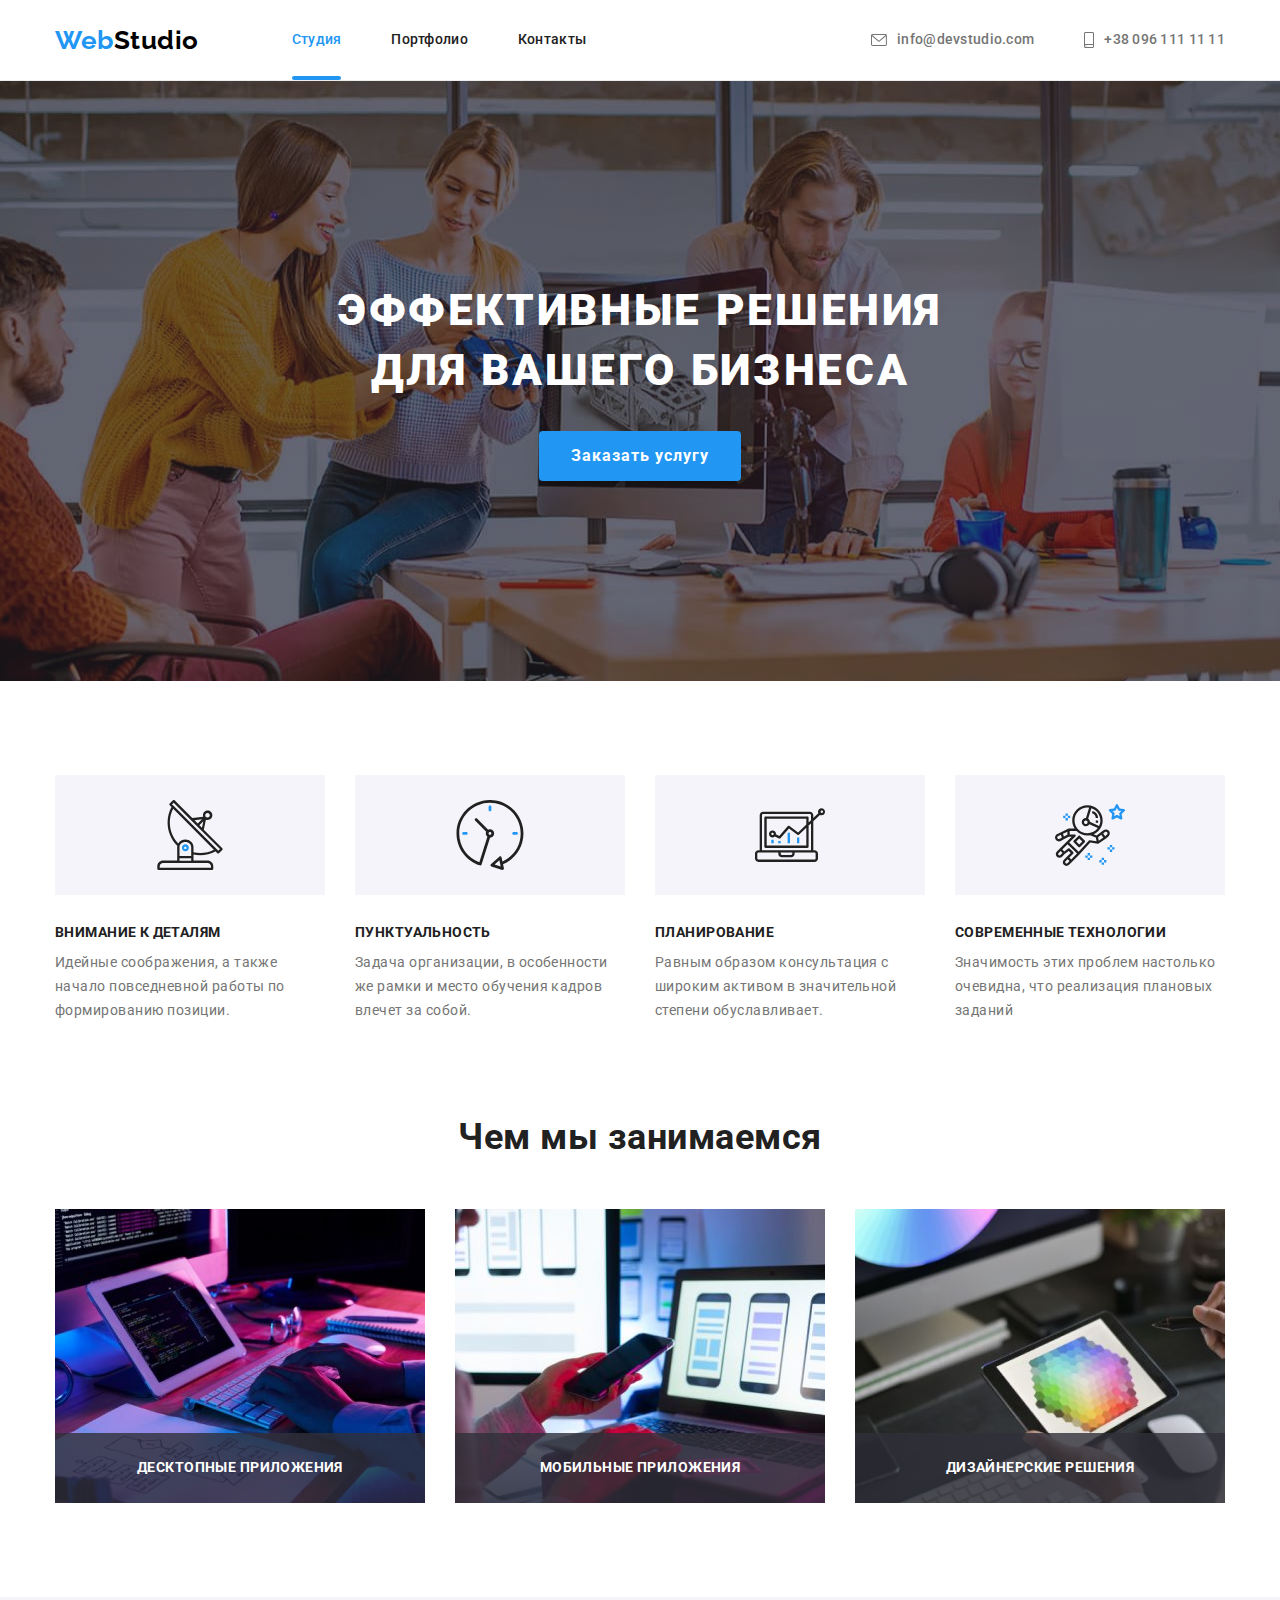
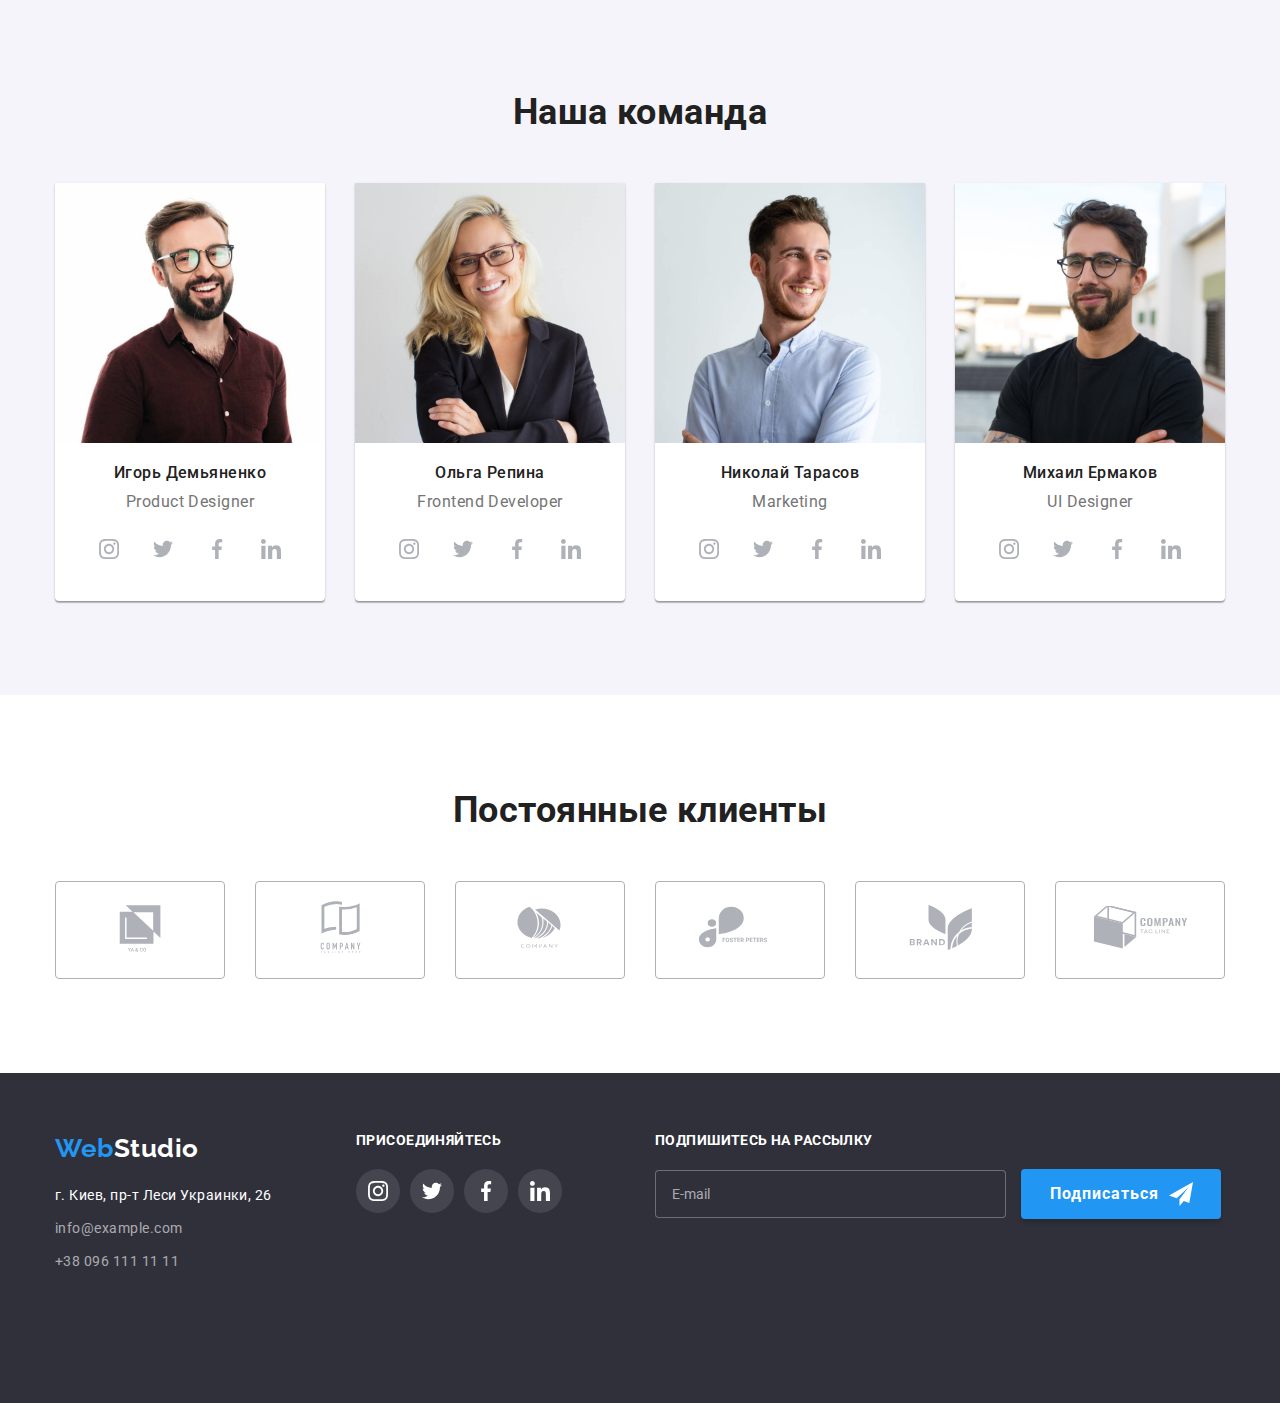
<file: index.html>
<!DOCTYPE html>
<html lang="ru">
  <head>
    <meta charset="UTF-8" />
    <meta http-equiv="X-UA-Compatible" content="IE=edge" />
    <meta name="viewport" content="width=device-width, initial-scale=1.0" />
    <title>goit-markup-hw-07</title>
    <link rel="preconnect" href="https://fonts.googleapis.com" />
    <link
      href="https://fonts.googleapis.com/css2?family=Raleway:wght@700&family=Roboto:wght@400;500;700;900&display=swap"
      rel="stylesheet"
    />
    <link
      rel="stylesheet"
      href="https://cdnjs.cloudflare.com/ajax/libs/modern-normalize/1.1.0/modern-normalize.min.css"
    />
    <link rel="stylesheet" href="./css/main.min.css" />
  </head>
  <body class="is-hidden">
    <header class="header">
      <div class="container header__inner">
        <nav class="nav-menu">
          <a href="/" class="logo"><span class="logo--blue">Web</span>Studio</a>
          <ul class="nav-menu__list list">
            <li class="nav-menu__item">
              <a href="/" class="nav-menu__link nav-menu__link--current link"
                >Студия</a
              >
            </li>
            <li class="nav-menu__item">
              <a href="./portfolio.html" class="nav-menu__link link"
                >Портфолио</a
              >
            </li>
            <li class="nav-menu__item">
              <a href="" class="nav-menu__link link">Контакты</a>
            </li>
          </ul>
        </nav>
        <ul class="info-nav header__info-nav list">
          <li class="info-nav__item">
            <a href="mailto:info@devstudio.com" class="info-nav__link link">
              <svg class="info-nav__icon-envelope" width="16px" height="12px">
                <use
                  href="./images/icons.svg/symbol-defs.svg#icon-envelope"
                ></use>
              </svg>
              info@devstudio.com
            </a>
          </li>
          <li class="info-nav__item">
            <a
              href="tel:+380961111111"
              class="info-nav__link link link--nowrap"
            >
              <svg class="info-nav__icon-smartphone" width="10px" height="16px">
                <use
                  href="./images/icons.svg/symbol-defs.svg#icon-smartphone"
                ></use>
              </svg>
              +38 096 111 11 11
            </a>
          </li>
        </ul>

        <button type="button" class="header__menu-btn menu-btn">
          <svg class="menu-btn__open-icon" width="40" height="40">
            <use href="./images/icons.svg/symbol-defs.svg#icon-menu_40px"></use>
          </svg>
        </button>

        <div class="mob-menu is-hidden">
          <div class="container">
            <button type="button" class="mob-menu__close-btn menu-btn">
              <svg class="mob-menu__close-icon" width="40" height="40">
                <use
                  href="./images/icons.svg/symbol-defs.svg#icon-close_40px"
                ></use>
              </svg>
            </button>
            <ul class="mob-menu__list list">
              <li class="mob-menu__item">
                <a class="mob-menu__link link" href="./index.html">Студия</a>
              </li>
              <li class="mob-menu__item">
                <a class="mob-menu__link link" href="./portfolio.html"
                  >Портфолио</a
                >
              </li>
              <li class="mob-menu__item">
                <a class="mob-menu__link link" href="">Контакты</a>
              </li>
            </ul>
            <ul class="mob-menu__contacts-list list">
              <li class="mob-menu__contact-item">
                <a href="tel:+380961111111" class="mob-menu__tel-link link"
                  >+38 096 111 11 11</a
                >
              </li>
              <li class="mob-menu__icontact-tem">
                <a
                  href="mailto:info@devstudio.com"
                  class="mob-menu__mail-link link"
                  >info@devstudio.com</a
                >
              </li>
            </ul>
            <ul class="mob-menu__soc-list list">
              <li class="mob-menu__soc-item">
                <a class="mob-menu__soc-link link" href="">Instagram</a>
              </li>
              <li class="mob-menu__soc-item">
                <a class="mob-menu__soc-link link" href="">Twitter</a>
              </li>
              <li class="mob-menu__soc-item">
                <a class="mob-menu__soc-link link" href="">Facebook</a>
              </li>
              <li class="mob-menu__soc-item">
                <a class="mob-menu__soc-link link" href="">LinkedIn</a>
              </li>
            </ul>
          </div>
        </div>
      </div>
    </header>
    <main class="main-content">
      <section class="hero">
        <h1 class="hero__title">Эффективные решения для вашего бизнеса</h1>
        <button type="button" class="button button--primary" data-modal-open>
          Заказать услугу
        </button>
        <div class="hero__backdrop is-hidden" data-modal>
          <div class="hero__modal">
            <form class="form" autocomplete="off">
              <div role="group" aria-labelledby="contacts-section">
                <b class="form__title" id="contacts-section">
                  Оставьте свои данные, мы вам перезвоним
                </b>
                <div class="form__field">
                  <label for="user-name" class="form__label">Имя</label>
                  <input
                    type="text"
                    name="name"
                    id="user-name"
                    class="form__input"
                  />
                  <svg class="form__icon" width="18px" height="18px">
                    <use
                      href="./images/icons.svg/symbol-defs.svg#person-black"
                    ></use>
                  </svg>
                </div>
                <div class="form__field">
                  <label for="user-tel" class="form__label">Телефон</label>
                  <input
                    type="tel"
                    name="tel"
                    id="user-tel"
                    class="form__input"
                  />
                  <svg class="form__icon" width="18px" height="18px">
                    <use
                      href="./images/icons.svg/symbol-defs.svg#phone-black"
                    ></use>
                  </svg>
                </div>
                <div class="form__field">
                  <label for="user-email" class="form__label">Почта</label>
                  <input
                    type="email"
                    name="email"
                    id="user-email"
                    class="form__input"
                  />
                  <svg class="form__icon" width="18px" height="18px">
                    <use
                      href="./images/icons.svg/symbol-defs.svg#email-black"
                    ></use>
                  </svg>
                </div>
                <div class="form__field">
                  <label for="comment" class="form__label">Комментарий</label>
                  <textarea
                    name="comment"
                    id="comment"
                    class="form__textarea"
                    placeholder="Введите текст"
                  ></textarea>
                </div>
                <label class="form__checkbox checkbox">
                  <input
                    type="checkbox"
                    name="policy"
                    class="checkbox__input"
                  />
                  <span class="checkbox__text"
                    >Соглашаюсь с рассылкой и принимаю
                    <a href="" class="link checkbox__policy-link"
                      >Условия договора</a
                    >
                  </span>
                  <span class="checkbox__icon"></span>
                </label>
              </div>
              <button type="submit" class="button button--primary">
                Отправить
              </button>
            </form>
            <button class="btn-modal" data-modal-close>
              <svg class="btn-modal__close-icon" width="30px" height="30px">
                <use href="./images/icons.svg/symbol-defs.svg#icon-close"></use>
              </svg>
            </button>
          </div>
        </div>
      </section>
      <section class="features">
        <div class="container">
          <h2 class="visually-hidden" hidden>
            Эффективные решения для бизнеса
          </h2>
          <ul class="list features__list">
            <li class="features__item">
              <div class="features__thumb">
                <svg width="70px" height="70px">
                  <use
                    href="./images/icons.svg/symbol-defs.svg#icon-antenna"
                  ></use>
                </svg>
              </div>
              <h3 class="features__subtitle subtitle">Внимание к деталям</h3>
              <p class="features__text">
                Идейные соображения, а также начало повседневной работы по
                формированию позиции.
              </p>
            </li>
            <li class="features__item">
              <div class="features__thumb">
                <svg width="70px" height="70px">
                  <use
                    href="./images/icons.svg/symbol-defs.svg#icon-clock"
                  ></use>
                </svg>
              </div>
              <h3 class="features__subtitle subtitle">Пунктуальность</h3>
              <p class="features__text">
                Задача организации, в особенности же рамки и место обучения
                кадров влечет за собой.
              </p>
            </li>
            <li class="features__item">
              <div class="features__thumb">
                <svg width="70px" height="70px">
                  <use
                    href="./images/icons.svg/symbol-defs.svg#icon-diagram"
                  ></use>
                </svg>
              </div>
              <h3 class="features__subtitle subtitle">Планирование</h3>
              <p class="features__text">
                Равным образом консультация с широким активом в значительной
                степени обуславливает.
              </p>
            </li>
            <li class="features__item">
              <div class="features__thumb">
                <svg width="70px" height="70px">
                  <use
                    href="./images/icons.svg/symbol-defs.svg#icon-astronaut"
                  ></use>
                </svg>
              </div>
              <h3 class="features__subtitle subtitle">
                Современные технологии
              </h3>
              <p class="features__text">
                Значимость этих проблем настолько очевидна, что реализация
                плановых заданий
              </p>
            </li>
          </ul>
        </div>
      </section>
      <section class="our-occupation">
        <div class="container">
          <h2 class="title">Чем мы занимаемся</h2>
          <ul class="our-occupation__list list">
            <li class="our-occupation__item">
              <div class="our-occupation__thumb">
                <img
                  srcset="
                    ./images/work1_keybord.jpg    1x,
                    ./images/work1_keybord-2x.jpg 2x
                  "
                  src="images/work1_keybord.jpg"
                  alt="Человек пишет код за компьютером"
                  width="370"
                />
                <span class="our-occupation__info">Десктопные приложения</span>
              </div>
            </li>
            <li class="our-occupation__item">
              <div class="our-occupation__thumb">
                <img
                  srcset="
                    ./images/work2_laptop.jpg    1x,
                    ./images/work2_laptop-2x.jpg 2x
                  "
                  src="images/work2_laptop.jpg"
                  alt="Девушка разрабатівает дизайн для смартфона"
                  width="370"
                />
                <span class="our-occupation__info">Мобильные приложения</span>
              </div>
            </li>
            <li class="our-occupation__item">
              <div class="our-occupation__thumb">
                <img
                  srcset="
                    ./images/work3_tablet.jpg    1x,
                    ./images/work3_tablet-2x.jpg 2x
                  "
                  src="images/work3_tablet.jpg"
                  alt="Человек выбирает цвет на IPad"
                  width="370"
                />
                <span class="our-occupation__info">Дизайнерские решения</span>
              </div>
            </li>
          </ul>
        </div>
      </section>
      <section class="about-team">
        <div class="container">
          <h2 class="title">Наша команда</h2>
          <ul class="about-team__list list">
            <li class="profile-card">
              <img
                srcset="
                  ./images/team-member1.jpg    1x,
                  ./images/team-member1-2x.jpg 2x
                "
                src="images/team-member1.jpg"
                alt="Игорь Демьяненко"
                class="profile-card__ava"
              />
              <h3 class="profile-card__heading">Игорь Демьяненко</h3>
              <span class="profile-card__role">Product Designer</span>
              <div class="profile-card__socials-icons socials-icon">
                <a href="" class="socials-icons__link">
                  <svg
                    class="socials-icons__instagram"
                    width="20px"
                    height="20px"
                  >
                    <use
                      href="./images/icons.svg/symbol-defs.svg#icon-instagram"
                    ></use>
                  </svg>
                </a>
                <a href="" class="socials-icons__link">
                  <svg
                    class="socials-icons__twitter"
                    width="20px"
                    height="20px"
                  >
                    <use
                      href="./images/icons.svg/symbol-defs.svg#icon-twitter"
                    ></use>
                  </svg>
                </a>
                <a href="" class="socials-icons__link">
                  <svg
                    class="socials-icons__facebook"
                    width="20px"
                    height="20px"
                  >
                    <use
                      href="./images/icons.svg/symbol-defs.svg#icon-facebook"
                    ></use>
                  </svg>
                </a>
                <a href="" class="socials-icons__link">
                  <svg
                    class="socials-icons__linkedin"
                    width="20px"
                    height="20px"
                  >
                    <use
                      href="./images/icons.svg/symbol-defs.svg#icon-linkedin"
                    ></use>
                  </svg>
                </a>
              </div>
            </li>
            <li class="profile-card">
              <img
                srcset="
                  ./images/team-member2.jpg    1x,
                  ./images/team-member2-2x.jpg 2x
                "
                src="images/team-member2.jpg"
                alt="Ольга Репина"
                class="profile-card__ava"
              />
              <h3 class="profile-card__heading">Ольга Репина</h3>
              <span class="profile-card__role">Frontend Developer</span>
              <div class="profile-card__socials-icons socials">
                <a href="" class="socials-icons__link">
                  <svg
                    class="socials-icons__instagram"
                    width="20px"
                    height="20px"
                  >
                    <use
                      href="./images/icons.svg/symbol-defs.svg#icon-instagram"
                    ></use>
                  </svg>
                </a>
                <a href="" class="socials-icons__link">
                  <svg
                    class="socials-icons__twitter"
                    width="20px"
                    height="20px"
                  >
                    <use
                      href="./images/icons.svg/symbol-defs.svg#icon-twitter"
                    ></use>
                  </svg>
                </a>
                <a href="" class="socials-icons__link">
                  <svg
                    class="socials-icons__facebook"
                    width="20px"
                    height="20px"
                  >
                    <use
                      href="./images/icons.svg/symbol-defs.svg#icon-facebook"
                    ></use>
                  </svg>
                </a>
                <a href="" class="socials-icons__link">
                  <svg
                    class="socials-icons__linkedin"
                    width="20px"
                    height="20px"
                  >
                    <use
                      href="./images/icons.svg/symbol-defs.svg#icon-linkedin"
                    ></use>
                  </svg>
                </a>
              </div>
            </li>
            <li class="profile-card">
              <img
                srcset="
                  ./images/team-member3.jpg    1x,
                  ./images/team-member3-2x.jpg 2x
                "
                src="images/team-member3.jpg"
                alt="Николай Тарасов"
                class="profile-card__ava"
              />
              <h3 class="profile-card__heading">Николай Тарасов</h3>
              <span class="profile-card__role">Marketing</span>
              <div class="profile-card__socials-icons socials">
                <a href="" class="socials-icons__link">
                  <svg
                    class="socials-icons__instagram"
                    width="20px"
                    height="20px"
                  >
                    <use
                      href="./images/icons.svg/symbol-defs.svg#icon-instagram"
                    ></use>
                  </svg>
                </a>
                <a href="" class="socials-icons__link">
                  <svg
                    class="socials-icons__twitter"
                    width="20px"
                    height="20px"
                  >
                    <use
                      href="./images/icons.svg/symbol-defs.svg#icon-twitter"
                    ></use>
                  </svg>
                </a>
                <a href="" class="socials-icons__link">
                  <svg
                    class="socials-icons__facebook"
                    width="20px"
                    height="20px"
                  >
                    <use
                      href="./images/icons.svg/symbol-defs.svg#icon-facebook"
                    ></use>
                  </svg>
                </a>
                <a href="" class="socials-icons__link">
                  <svg
                    class="socials-icons__linkedin"
                    width="20px"
                    height="20px"
                  >
                    <use
                      href="./images/icons.svg/symbol-defs.svg#icon-linkedin"
                    ></use>
                  </svg>
                </a>
              </div>
            </li>
            <li class="profile-card">
              <img
                srcset="
                  ./images/team-member4.jpg    1x,
                  ./images/team-member4-2x.jpg 2x
                "
                src="images/team-member4.jpg"
                alt="Михаил Ермаков"
                class="profile-card__ava"
              />
              <h3 class="profile-card__heading">Михаил Ермаков</h3>
              <span class="profile-card__role">UI Designer</span>
              <div class="profile-card__socials-icons socials">
                <a href="" class="socials-icons__link">
                  <svg
                    class="socials-icons__instagram"
                    width="20px"
                    height="20px"
                  >
                    <use
                      href="./images/icons.svg/symbol-defs.svg#icon-instagram"
                    ></use>
                  </svg>
                </a>
                <a href="" class="socials-icons__link">
                  <svg
                    class="socials-icons__twitter"
                    width="20px"
                    height="20px"
                  >
                    <use
                      href="./images/icons.svg/symbol-defs.svg#icon-twitter"
                    ></use>
                  </svg>
                </a>
                <a href="" class="socials-icons__link">
                  <svg
                    class="socials-icons__facebook"
                    width="20px"
                    height="20px"
                  >
                    <use
                      href="./images/icons.svg/symbol-defs.svg#icon-facebook"
                    ></use>
                  </svg>
                </a>
                <a href="" class="socials-icons__link">
                  <svg
                    class="socials-icons__linkedin"
                    width="20px"
                    height="20px"
                  >
                    <use
                      href="./images/icons.svg/symbol-defs.svg#icon-linkedin"
                    ></use>
                  </svg>
                </a>
              </div>
            </li>
          </ul>
        </div>
      </section>
      <section class="about-clients">
        <div class="container">
          <h2 class="title">Постоянные клиенты</h2>
          <ul class="about-clients__list list">
            <li class="about-clients__item" tabindex="0">
              <a href="" class="about-clients__link" tabindex="-1">
                <svg class="about-clients__icon" width="106px" height="60px">
                  <use
                    href="./images/icons.svg/symbol-defs.svg#icon-Logo-1"
                  ></use>
                </svg>
              </a>
            </li>
            <li class="about-clients__item" tabindex="0">
              <a href="" class="about-clients__link" tabindex="-1">
                <svg class="about-clients__icon" width="106px" height="60px">
                  <use
                    href="./images/icons.svg/symbol-defs.svg#icon-Logo-2"
                  ></use>
                </svg>
              </a>
            </li>
            <li class="about-clients__item" tabindex="0">
              <a href="" class="about-clients__link" tabindex="-1">
                <svg class="about-clients__icon" width="106px" height="60px">
                  <use
                    href="./images/icons.svg/symbol-defs.svg#icon-Logo-3"
                  ></use>
                </svg>
              </a>
            </li>
            <li class="about-clients__item" tabindex="0">
              <a href="" class="about-clients__link" tabindex="-1">
                <svg class="about-clients__icon" width="106px" height="60px">
                  <use
                    href="./images/icons.svg/symbol-defs.svg#icon-Logo-4"
                  ></use>
                </svg>
              </a>
            </li>
            <li class="about-clients__item" tabindex="0">
              <a href="" class="about-clients__link" tabindex="-1">
                <svg class="about-clients__icon" width="106px" height="60px">
                  <use
                    href="./images/icons.svg/symbol-defs.svg#icon-Logo-5"
                  ></use>
                </svg>
              </a>
            </li>
            <li class="about-clients__item" tabindex="0">
              <a href="" class="about-clients__link" tabindex="-1">
                <svg class="about-clients__icon" width="106px" height="60px">
                  <use
                    href="./images/icons.svg/symbol-defs.svg#icon-Logo-6"
                  ></use>
                </svg>
              </a>
            </li>
          </ul>
        </div>
      </section>
    </main>
    <footer class="footer">
      <div class="footer-container container">
        <div class="footer__contacts-flex-block">
          <div class="footer__contacts contacts">
            <a href="index.html" class="footer__logo logo"
              ><span class="logo--blue">Web</span>Studio</a
            >
            <address class="contacts__block">
              <a
                href="https://goo.gl/maps/mb2MzYeSatuCZ7m78"
                class="contacts__info-link info-link info-link__map"
              >
                г. Киев, пр-т Леси Украинки, 26</a
              >
              <a
                href="mailto:info@example.com"
                class="contacts__info-link info-link"
                >info@example.com</a
              ><br />
              <a href="tel:+380961111111" class="contacts__info-link info-link"
                >+38 096 111 11 11</a
              >
            </address>
          </div>
          <div>
            <span class="subtitle subtitle--white">присоединяйтесь</span>
            <div class="footer-container footer-container__soc">
              <a href="" class="footer-socials">
                <svg width="20px" height="20px">
                  <use
                    href="./images/icons.svg/symbol-defs.svg#icon-footer-instagram"
                  ></use>
                </svg>
              </a>
              <a href="" class="footer-socials">
                <svg width="20px" height="20px">
                  <use
                    href="./images/icons.svg/symbol-defs.svg#icon-footer-twitter"
                  ></use>
                </svg>
              </a>
              <a href="" class="footer-socials">
                <svg width="20px" height="20px">
                  <use
                    href="./images/icons.svg/symbol-defs.svg#icon-footer-facebook"
                  ></use>
                </svg>
              </a>
              <a href="" class="footer-socials">
                <svg width="20px" height="20px">
                  <use
                    href="./images/icons.svg/symbol-defs.svg#icon-footer-linkedin"
                  ></use>
                </svg>
              </a>
            </div>
          </div>
        </div>
        <form class="footer__form">
          <label for="email" class="subtitle subtitle--white">
            Подпишитесь на рассылку
          </label>
          <input
            type="email"
            name="email"
            id="email"
            class="footer__input-email"
            placeholder="E-mail"
          />
          <button type="submit" class="button button--primary button__subscibe">
            Подписаться
          </button>
        </form>
      </div>
    </footer>
    <script src="./js/menu.js"></script>
    <script src="./js/modal.js"></script>
  </body>
</html>
</file>
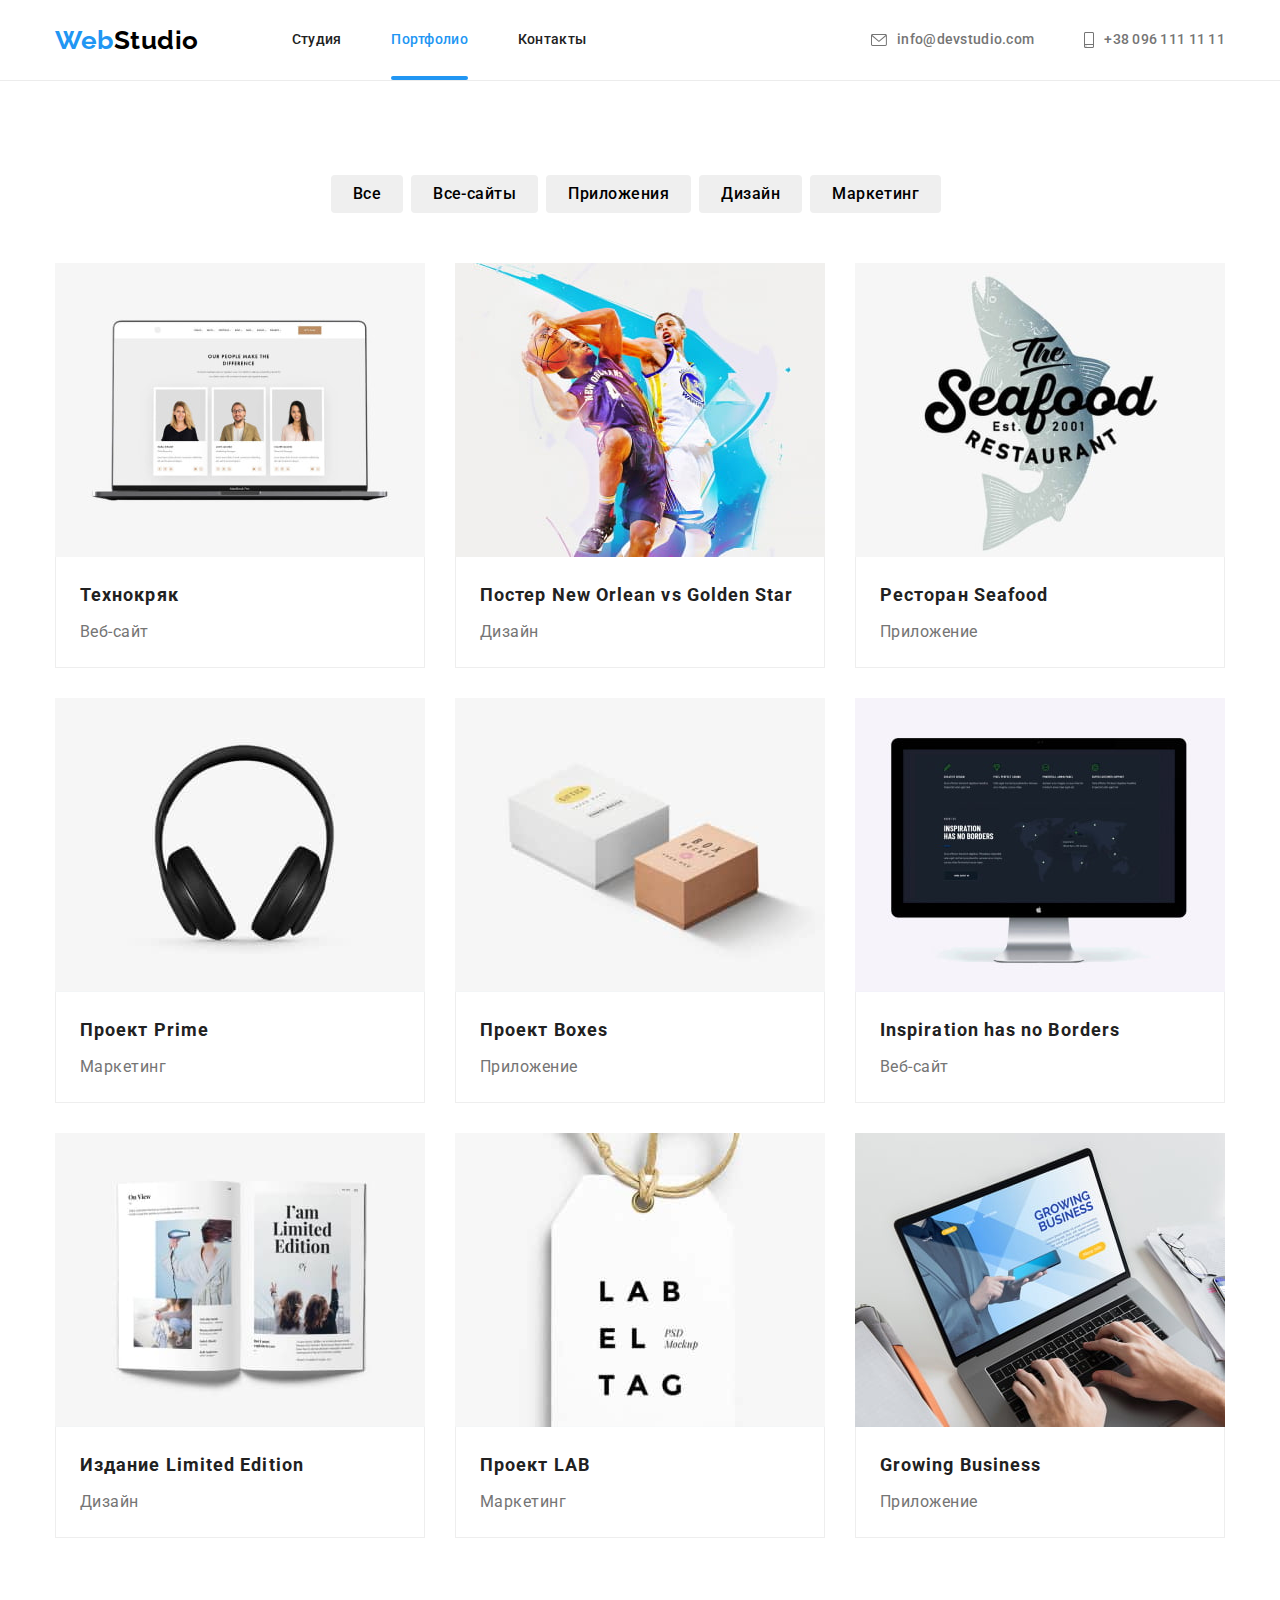
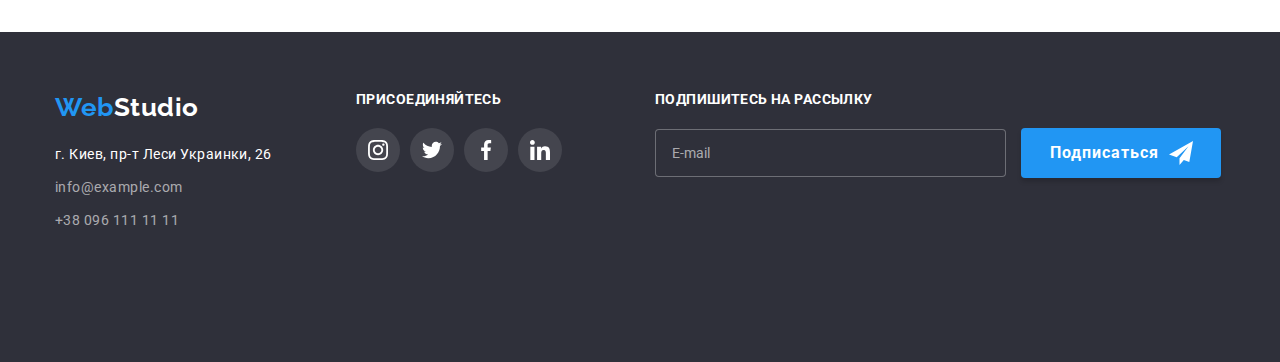
<file: portfolio.html>
<!DOCTYPE html>
<html lang="ru">
  <head>
    <meta charset="UTF-8" />
    <meta http-equiv="X-UA-Compatible" content="IE=edge" />
    <meta name="viewport" content="width=device-width, initial-scale=1.0" />
    <title>goit-markup-hw-07</title>
    <link rel="preconnect" href="https://fonts.googleapis.com" />
    <link
      href="https://fonts.googleapis.com/css2?family=Raleway:wght@700&family=Roboto:wght@400;500;700;900&display=swap"
      rel="stylesheet"
    />
    <link
      rel="stylesheet"
      href="https://cdnjs.cloudflare.com/ajax/libs/modern-normalize/1.1.0/modern-normalize.min.css"
    />
    <link rel="stylesheet" href="./css/main.min.css" />
  </head>
  <body>
    <header class="header">
      <div class="container header__inner">
        <nav class="nav-menu">
          <a href="/" class="logo"><span class="logo--blue">Web</span>Studio</a>
          <ul class="nav-menu__list list">
            <li class="nav-menu__item">
              <a href="./index.html" class="nav-menu__link link">Студия</a>
            </li>
            <li class="nav-menu__item">
              <a
                href="./portfolio.html"
                class="nav-menu__link link nav-menu__link--current link"
                >Портфолио</a
              >
            </li>
            <li class="nav-menu__item">
              <a href="" class="nav-menu__link link">Контакты</a>
            </li>
          </ul>
        </nav>
        <ul class="info-nav header__info-nav list">
          <li class="info-nav__item">
            <a href="mailto:info@devstudio.com" class="info-nav__link link">
              <svg class="info-nav__icon-envelope" width="16px" height="12px">
                <use
                  href="./images/icons.svg/symbol-defs.svg#icon-envelope"
                ></use>
              </svg>
              info@devstudio.com
            </a>
          </li>
          <li class="info-nav__item">
            <a
              href="tel:+380961111111"
              class="info-nav__link link link--nowrap"
            >
              <svg class="info-nav__icon-smartphone" width="10px" height="16px">
                <use
                  href="./images/icons.svg/symbol-defs.svg#icon-smartphone"
                ></use>
              </svg>
              +38 096 111 11 11
            </a>
          </li>
        </ul>

        <button type="button" class="header__menu-btn menu-btn">
          <svg class="menu-btn__open-icon" width="40" height="40">
            <use href="./images/icons.svg/symbol-defs.svg#icon-menu_40px"></use>
          </svg>
        </button>

        <div class="mob-menu is-hidden">
          <div class="container">
            <button type="button" class="mob-menu__close-btn menu-btn">
              <svg class="mob-menu__close-icon" width="40" height="40">
                <use
                  href="./images/icons.svg/symbol-defs.svg#icon-close_40px"
                ></use>
              </svg>
            </button>
            <ul class="mob-menu__list list">
              <li class="mob-menu__item">
                <a class="mob-menu__link link" href="./index.html">Студия</a>
              </li>
              <li class="mob-menu__item">
                <a class="mob-menu__link link" href="./portfolio.html"
                  >Портфолио</a
                >
              </li>
              <li class="mob-menu__item">
                <a class="mob-menu__link link" href="">Контакты</a>
              </li>
            </ul>
            <ul class="mob-menu__contacts-list list">
              <li class="mob-menu__contact-item">
                <a href="tel:+380961111111" class="mob-menu__tel-link link"
                  >+38 096 111 11 11</a
                >
              </li>
              <li class="mob-menu__icontact-tem">
                <a
                  href="mailto:info@devstudio.com"
                  class="mob-menu__mail-link link"
                  >info@devstudio.com</a
                >
              </li>
            </ul>
            <ul class="mob-menu__soc-list list">
              <li class="mob-menu__soc-item">
                <a class="mob-menu__soc-link link" href="">Instagram</a>
              </li>
              <li class="mob-menu__soc-item">
                <a class="mob-menu__soc-link link" href="">Twitter</a>
              </li>
              <li class="mob-menu__soc-item">
                <a class="mob-menu__soc-link link" href="">Facebook</a>
              </li>
              <li class="mob-menu__soc-item">
                <a class="mob-menu__soc-link link" href="">LinkedIn</a>
              </li>
            </ul>
          </div>
        </div>
      </div>
    </header>
    <main>
      <section class="portfolio">
        <div class="portfolio__projects container">
          <h1 class="visually-hidden" hidden>Наши проекты</h1>
          <ul class="portfolio__filter list">
            <li class="portfolio__button">
              <button type="button" class="button button--text-s">Все</button>
            </li>
            <li class="portfolio__button">
              <button type="button" class="button button--text-s">
                Все-сайты
              </button>
            </li>
            <li class="portfolio__button">
              <button type="button" class="button button--text-s">
                Приложения
              </button>
            </li>
            <li class="portfolio__button">
              <button type="button" class="button button--text-s">
                Дизайн
              </button>
            </li>
            <li class="portfolio__button">
              <button type="button" class="button button--text-s">
                Маркетинг
              </button>
            </li>
          </ul>
          <ul class="projects list">
            <li class="projects__card card">
              <a href="" class="projects__link link">
                <div class="card__thumb">
                  <img
                    srcset="
                      ./images/project_1.jpg    1x,
                      ./images/project_1-2x.jpg 2x
                    "
                    class="card__img"
                    src="./images/project_1.jpg"
                    alt="Ноутбук, где открыт наш сайт"
                  />
                  <div class="overlay">
                    <p class="overlay__text">
                      Ресурс предлагает комплексные предложения с разным уровнем
                      функционала и сервисов. Все это позволит посетителю
                      получить исчерпывающие сведения о компании или частном
                      лице.
                    </p>
                  </div>
                </div>
                <div class="card__text-block">
                  <h2 class="card__project-name">Технокряк</h2>
                  <span class="card__project-area">Веб-сайт</span>
                </div></a
              >
            </li>
            <li class="projects__card card">
              <a href="" class="projects__link link">
                <div class="card__thumb">
                  <img
                    srcset="
                      ./images/project_2.jpg    1x,
                      ./images/project_2-2x.jpg 2x
                    "
                    class="card__img"
                    src="./images/project_2.jpg"
                    alt="Два баскетболиста"
                  />
                  <div class="overlay">
                    <p class="overlay__text">
                      Ресурс предлагает комплексные предложения с разным уровнем
                      функционала и сервисов. Все это позволит посетителю
                      получить исчерпывающие сведения о компании или частном
                      лице.
                    </p>
                  </div>
                </div>
                <div class="card__text-block">
                  <h2 class="card__project-name">
                    Постер New Orlean vs Golden Star
                  </h2>
                  <span class="card__project-area">Дизайн</span>
                </div></a
              >
            </li>
            <li class="projects__card card">
              <a href="" class="projects__link link">
                <div class="card__thumb">
                  <img
                    srcset="
                      ./images/project_3.jpg    1x,
                      ./images/project_3-2x.jpg 2x
                    "
                    class="card__img"
                    src="./images/project_3.jpg"
                    alt="Логотип в виде рыбы"
                  />
                  <div class="overlay">
                    <p class="overlay__text">
                      Ресурс предлагает комплексные предложения с разным уровнем
                      функционала и сервисов. Все это позволит посетителю
                      получить исчерпывающие сведения о компании или частном
                      лице.
                    </p>
                  </div>
                </div>
                <div class="card__text-block">
                  <h2 class="card__project-name">Ресторан Seafood</h2>
                  <span class="card__project-area">Приложение</span>
                </div></a
              >
            </li>
            <li class="projects__card card">
              <a href="" class="projects__link link">
                <div class="card__thumb">
                  <img
                    srcset="
                      ./images/project_4.jpg    1x,
                      ./images/project_4-2x.jpg 2x
                    "
                    class="card__img"
                    src="./images/project_4.jpg"
                    alt="Наушники"
                  />
                  <div class="overlay">
                    <p class="overlay__text">
                      Ресурс предлагает комплексные предложения с разным уровнем
                      функционала и сервисов. Все это позволит посетителю
                      получить исчерпывающие сведения о компании или частном
                      лице.
                    </p>
                  </div>
                </div>
                <div class="card__text-block">
                  <h2 class="card__project-name">Проект Prime</h2>
                  <span class="card__project-area">Маркетинг</span>
                </div></a
              >
            </li>
            <li class="projects__card card">
              <a href="" class="projects__link link">
                <div class="card__thumb">
                  <img
                    class="card__img"
                    srcset="
                      ./images/project_5.jpg    1x,
                      ./images/project_5-2x.jpg 2x
                    "
                    src="./images/project_5.jpg"
                    alt="Белая и бежевая коробка"
                  />
                  <div class="overlay">
                    <p class="overlay__text">
                      Ресурс предлагает комплексные предложения с разным уровнем
                      функционала и сервисов. Все это позволит посетителю
                      получить исчерпывающие сведения о компании или частном
                      лице.
                    </p>
                  </div>
                </div>

                <div class="card__text-block">
                  <h2 class="card__project-name">Проект Boxes</h2>
                  <span class="card__project-area">Приложение</span>
                </div></a
              >
            </li>
            <li class="projects__card card">
              <a href="" class="projects__link link">
                <div class="card__thumb">
                  <img
                    srcset="
                      ./images/project_6.jpg    1x,
                      ./images/project_6-2x.jpg 2x
                    "
                    class="card__img"
                    src="./images/project_6.jpg"
                    alt="Экран компьютера Mac"
                  />
                  <div class="overlay">
                    <p class="overlay__text">
                      Ресурс предлагает комплексные предложения с разным уровнем
                      функционала и сервисов. Все это позволит посетителю
                      получить исчерпывающие сведения о компании или частном
                      лице.
                    </p>
                  </div>
                </div>
                <div class="card__text-block">
                  <h2 class="card__project-name">Inspiration has no Borders</h2>
                  <span class="card__project-area">Веб-сайт</span>
                </div></a
              >
            </li>
            <li class="projects__card card">
              <a href="" class="projects__link link">
                <div class="card__thumb">
                  <img
                    srcset="
                      ./images/project_7.jpg    1x,
                      ./images/project_7-2x.jpg 2x
                    "
                    class="card__img"
                    src="./images/project_7.jpg"
                    al
                  />
                  <div class="overlay">
                    <p class="overlay__text">
                      Ресурс предлагает комплексные предложения с разным уровнем
                      функционала и сервисов. Все это позволит посетителю
                      получить исчерпывающие сведения о компании или частном
                      лице.
                    </p>
                  </div>
                </div>
                <div class="card__text-block">
                  <h2 class="card__project-name">Издание Limited Edition</h2>
                  <span class="card__project-area">Дизайн</span>
                </div></a
              >
            </li>
            <li class="projects__card card">
              <a href="" class="projects__link link">
                <div class="card__thumb">
                  <img
                    srcset="
                      ./images/project_8.jpg    1x,
                      ./images/project_8-2x.jpg 2x
                    "
                    class="card__img"
                    src="./images/project_8.jpg"
                    a
                  />
                  <div class="overlay">
                    <p class="overlay__text">
                      Ресурс предлагает комплексные предложения с разным уровнем
                      функционала и сервисов. Все это позволит посетителю
                      получить исчерпывающие сведения о компании или частном
                      лице.
                    </p>
                  </div>
                </div>
                <div class="card__text-block">
                  <h2 class="card__project-name">Проект LAB</h2>
                  <span class="card__project-area">Маркетинг</span>
                </div></a
              >
            </li>
            <li class="projects__card card">
              <a href="" class="projects__link link">
                <div class="card__thumb">
                  <img
                    srcset="
                      ./images/project_9.jpg    1x,
                      ./images/project_9-2x.jpg 2x
                    "
                    class="card__img"
                    src="./images/project_9.jpg"
                    alt="Человек работает на ноутбуке"
                  />
                  <div class="overlay">
                    <p class="overlay__text">
                      Ресурс предлагает комплексные предложения с разным уровнем
                      функционала и сервисов. Все это позволит посетителю
                      получить исчерпывающие сведения о компании или частном
                      лице.
                    </p>
                  </div>
                </div>
                <div class="card__text-block">
                  <h2 class="card__project-name">Growing Business</h2>
                  <span class="card__project-area">Приложение</span>
                </div></a
              >
            </li>
          </ul>
        </div>
      </section>
    </main>
    <footer class="footer">
      <div class="footer-container container">
        <div class="footer__contacts-flex-block">
          <div class="footer__contacts contacts">
            <a href="index.html" class="footer__logo logo"
              ><span class="logo--blue">Web</span>Studio</a
            >
            <address class="contacts__block">
              <a
                href="https://goo.gl/maps/mb2MzYeSatuCZ7m78"
                class="contacts__info-link info-link info-link__map"
              >
                г. Киев, пр-т Леси Украинки, 26</a
              >
              <a
                href="mailto:info@example.com"
                class="contacts__info-link info-link"
                >info@example.com</a
              ><br />
              <a href="tel:+380961111111" class="contacts__info-link info-link"
                >+38 096 111 11 11</a
              >
            </address>
          </div>
          <div>
            <span class="subtitle subtitle--white">присоединяйтесь</span>
            <div class="footer-container footer-container__soc">
              <a href="" class="footer-socials">
                <svg width="20px" height="20px">
                  <use
                    href="./images/icons.svg/symbol-defs.svg#icon-footer-instagram"
                  ></use>
                </svg>
              </a>
              <a href="" class="footer-socials">
                <svg width="20px" height="20px">
                  <use
                    href="./images/icons.svg/symbol-defs.svg#icon-footer-twitter"
                  ></use>
                </svg>
              </a>
              <a href="" class="footer-socials">
                <svg width="20px" height="20px">
                  <use
                    href="./images/icons.svg/symbol-defs.svg#icon-footer-facebook"
                  ></use>
                </svg>
              </a>
              <a href="" class="footer-socials">
                <svg width="20px" height="20px">
                  <use
                    href="./images/icons.svg/symbol-defs.svg#icon-footer-linkedin"
                  ></use>
                </svg>
              </a>
            </div>
          </div>
        </div>
        <form class="footer__form">
          <label for="email" class="subtitle subtitle--white">
            Подпишитесь на рассылку
          </label>
          <input
            type="email"
            name="email"
            id="email"
            class="footer__input-email"
            placeholder="E-mail"
          />
          <button type="submit" class="button button--primary button__subscibe">
            Подписаться
          </button>
        </form>
      </div>
    </footer>
  </body>
</html>
</file>
<file: css/main.min.css>
.visually-hidden{position:absolute;width:1px;height:1px;margin:-1px;border:0;padding:0;white-space:nowrap;-webkit-clip-path:inset(100%);clip-path:inset(100%);clip:rect(0 0 0 0);overflow:hidden}p{margin:0}.link{text-decoration:none;-webkit-transition:color 250ms cubic-bezier(0.4, 0, 0.2, 1);transition:color 250ms cubic-bezier(0.4, 0, 0.2, 1)}.list{list-style:none;margin:0;padding:0}.header__inner,.nav-menu,.info-nav__link,.features__thumb,.profile-card__socials-icons{display:-webkit-box;display:-ms-flexbox;display:flex;-webkit-box-align:center;-ms-flex-align:center;align-items:center;-webkit-box-pack:center;-ms-flex-pack:center;justify-content:center}.logo{display:inline-block;font-family:Raleway, sans-serif;letter-spacing:0.02em;font-weight:700;font-size:26px;line-height:1.19;text-decoration:none}body{color:#757575;font-family:Roboto, sans-serif;font-size:16px;letter-spacing:0.03em}body.modal-open{overflow:hidden}img{display:block;max-width:100%;height:auto}.container{margin-left:auto;margin-right:auto;width:100%;max-width:1200px;padding-left:15px;padding-right:15px}@media screen and (min-width: 480px){.container{width:480px}}@media screen and (min-width: 768px){.container{width:768px}}@media screen and (min-width: 1200px){.container{width:1200px}}.title{color:#212121;font-weight:700;font-size:28px;line-height:1.17;text-align:center;margin-top:0;margin-bottom:30px}@media screen and (min-width: 1200px){.title{font-size:36px;margin-bottom:50px}}.subtitle,.subtitle--white{color:#212121;font-weight:700;font-size:14px;line-height:1.14;letter-spacing:0.03em;text-transform:uppercase;margin-top:0;margin-bottom:10px}.header{border-bottom:1px solid #ececec}.header__inner{-webkit-box-pack:start;-ms-flex-pack:start;justify-content:flex-start}.nav-menu__list{display:none}@media screen and (min-width: 768px){.nav-menu__list{display:-webkit-box;display:-ms-flexbox;display:flex;margin-left:88px}}@media screen and (min-width: 768px){.nav-menu__list{margin-left:93px}}.nav-menu__item:not(:last-child){margin-right:50px}.logo{color:#000}@media screen and (max-width: 767px){.logo{padding:15px 0}}.logo .logo--blue{color:#2196f3}.nav-menu__link{display:block;padding-top:32px;padding-bottom:32px;color:#212121;font-size:14px;font-weight:500;line-height:1.14;letter-spacing:0.02em}.nav-menu__link:hover,.nav-menu__link:focus{color:#2196f3}.nav-menu__link--current{color:#2196f3;position:relative}.nav-menu__link--current::after{position:absolute;display:block;bottom:0;left:0;background-color:#2196f3;width:100%;content:"";height:4px;border-radius:2px}@media screen and (min-width: 768px){.header__info-nav{margin-left:auto}}.info-nav{display:none}@media screen and (min-width: 768px){.info-nav{display:-webkit-box;display:-ms-flexbox;display:flex}}@media screen and (min-width: 767px) and (max-width: 1199px){.info-nav{-webkit-box-orient:vertical;-webkit-box-direction:normal;-ms-flex-direction:column;flex-direction:column}}@media screen and (min-width: 1200px){.info-nav__item+.info-nav__item{margin-left:50px}}.info-nav__link{padding:30px 0;color:#757575;font-size:14px;font-weight:500;line-height:1.14;letter-spacing:0.02em}@media screen and (min-width: 767px) and (max-width: 1199px){.info-nav__link{padding:5px 0;-webkit-box-pack:start;-ms-flex-pack:start;justify-content:flex-start;font-size:12px}}.info-nav__link:hover,.info-nav__link:focus{color:#2196f3}.link--nowrap{white-space:nowrap}.info-nav__icon-envelope{margin-right:10px;fill:currentColor}.info-nav__icon-smartphone{margin-right:10px;fill:currentColor}.menu-btn{display:block;padding:0;border:0;background-color:transparent;line-height:0;-webkit-transition:fill 250ms cubic-bezier(0.4, 0, 0.2, 1);transition:fill 250ms cubic-bezier(0.4, 0, 0.2, 1)}.menu-btn:hover,.menu-btn:focus{fill:#2196f3}.header__menu-btn{display:block;margin-left:auto;cursor:pointer}@media screen and (min-width: 768px){.header__menu-btn{display:none}}@media screen and (max-width: 768px){.mob-menu{position:fixed;top:0;right:0;background-color:#fff;width:100vw;height:100vh;padding-top:48px;padding-bottom:48px}.mob-menu .container{position:relative;height:100%;display:-webkit-box;display:-ms-flexbox;display:flex;-webkit-box-orient:vertical;-webkit-box-direction:normal;-ms-flex-direction:column;flex-direction:column}.mob-menu.is-hidden{opacity:0;visibility:hidden;pointer-events:none}.mob-menu__close-btn{position:absolute;top:-37px;right:15px;-webkit-transition:fill 250ms cubic-bezier(0.4, 0, 0.2, 1);transition:fill 250ms cubic-bezier(0.4, 0, 0.2, 1)}.mob-menu__close-btn:hover,.mob-menu__close-btn:focus{fill:#2196f3}.mob-menu__list{display:-webkit-box;display:-ms-flexbox;display:flex;-webkit-box-orient:vertical;-webkit-box-direction:normal;-ms-flex-direction:column;flex-direction:column;margin-bottom:auto}.mob-menu__link{display:inline-block;font-weight:500;font-size:40px;line-height:1.18;letter-spacing:0.02em;color:#212121}.mob-menu__link:hover,.mob-menu__link:focus{color:#2196f3}.mob-menu__item:not(:last-child){padding-bottom:32px}.mob-menu__contacts-list{display:-webkit-box;display:-ms-flexbox;display:flex;-webkit-box-orient:vertical;-webkit-box-direction:normal;-ms-flex-direction:column;flex-direction:column}.mob-menu__tel-link{display:inline-block;font-weight:500;font-size:34px;line-height:1.18;letter-spacing:0.02em;color:#2196f3;margin-bottom:32px}.mob-menu__mail-link{display:inline-block;font-weight:500;font-size:24px;line-height:1.67;letter-spacing:0.02em;color:#757575;margin-bottom:64px}.mob-menu__soc-list{display:-webkit-box;display:-ms-flexbox;display:flex;-ms-flex-wrap:wrap;flex-wrap:wrap}.mob-menu__soc-item{position:relative}.mob-menu__soc-link{font-weight:500;font-size:18px;line-height:1.222;letter-spacing:0.02em;margin-left:10px;margin-right:10px;color:#2196f3}.mob-menu .mob-menu__soc-item+.mob-menu__soc-item::after{position:absolute;display:block;top:0;left:0;background-color:rgba(33,33,33,0.2);height:100%;content:"";width:1px;border-radius:1px}}@media screen and (min-width: 768px){.mob-menu{display:none}}.button{font-weight:700;font-size:16px;line-height:1.88;letter-spacing:0.06em;display:inline-block;border:none;border-radius:4px;cursor:pointer}.button--primary{color:#fff;background-color:#2196f3;-webkit-box-shadow:0px 4px 4px rgba(0,0,0,0.15);box-shadow:0px 4px 4px rgba(0,0,0,0.15);min-width:200px;padding:10px 32px}.button__subscibe{display:-webkit-inline-box;display:-ms-inline-flexbox;display:inline-flex;-webkit-box-align:center;-ms-flex-align:center;align-items:center;margin:0 auto;padding:10px 28px 10px 29px}.button__subscibe::after{content:"";display:inline-block;width:24px;height:24px;margin-left:10px;background-image:url(../images/icons.svg/send.svg);background-size:contain;background-repeat:no-repeat}.button--text-s{font-weight:500;line-height:1.625;padding:6px 22px;letter-spacing:0.03em}.button--text-s:hover,.button--text-s:focus{color:#fff;background-color:#2196f3;-webkit-box-shadow:0px 3px 1px rgba(0,0,0,0.1),0px 1px 2px rgba(0,0,0,0.08),0px 2px 2px rgba(0,0,0,0.12);box-shadow:0px 3px 1px rgba(0,0,0,0.1),0px 1px 2px rgba(0,0,0,0.08),0px 2px 2px rgba(0,0,0,0.12);-webkit-transition:color 250ms cubic-bezier(0.4, 0, 0.2, 1),background-color 250ms cubic-bezier(0.4, 0, 0.2, 1),-webkit-box-shadow 250ms cubic-bezier(0.4, 0, 0.2, 1);transition:color 250ms cubic-bezier(0.4, 0, 0.2, 1),background-color 250ms cubic-bezier(0.4, 0, 0.2, 1),-webkit-box-shadow 250ms cubic-bezier(0.4, 0, 0.2, 1);transition:color 250ms cubic-bezier(0.4, 0, 0.2, 1),background-color 250ms cubic-bezier(0.4, 0, 0.2, 1),box-shadow 250ms cubic-bezier(0.4, 0, 0.2, 1);transition:color 250ms cubic-bezier(0.4, 0, 0.2, 1),background-color 250ms cubic-bezier(0.4, 0, 0.2, 1),box-shadow 250ms cubic-bezier(0.4, 0, 0.2, 1),-webkit-box-shadow 250ms cubic-bezier(0.4, 0, 0.2, 1)}.hero{max-width:1600px;margin:0 auto;padding-top:118px;padding-bottom:118px;background-repeat:no-repeat;background-position:center;background-size:cover;text-align:center}@media screen and (max-width: 768px){.hero{background-color:#2f303a;background-position:50% 10%;background-image:-webkit-gradient(linear, left top, right top, from(rgba(47,48,58,0.4)), to(rgba(47,48,58,0.4))),url("../images/hero-image-mob.jpg");background-image:linear-gradient(to right, rgba(47,48,58,0.4), rgba(47,48,58,0.4)),url("../images/hero-image-mob.jpg")}}@media screen and (max-width: 768px) and (min-device-pixel-ratio: 2), screen and (max-width: 768px) and (-webkit-min-device-pixel-ratio: 2), screen and (max-width: 768px) and (min-resolution: 192dpi), screen and (max-width: 768px) and (min-resolution: 2dppx){.hero{background-image:-webkit-gradient(linear, left top, right top, from(rgba(47,48,58,0.4)), to(rgba(47,48,58,0.4))),url("../images/hero-image-mob-2x.jpg");background-image:linear-gradient(to right, rgba(47,48,58,0.4), rgba(47,48,58,0.4)),url("../images/hero-image-mob-2x.jpg")}}@media screen and (min-width: 768px){.hero{background-color:#2f303a;background-position:top;background-image:-webkit-gradient(linear, left top, right top, from(rgba(47,48,58,0.4)), to(rgba(47,48,58,0.4))),url("../images/hero-image-tablet.jpg");background-image:linear-gradient(to right, rgba(47,48,58,0.4), rgba(47,48,58,0.4)),url("../images/hero-image-tablet.jpg")}}@media screen and (min-width: 768px) and (min-device-pixel-ratio: 2), screen and (min-width: 768px) and (-webkit-min-device-pixel-ratio: 2), screen and (min-width: 768px) and (min-resolution: 192dpi), screen and (min-width: 768px) and (min-resolution: 2dppx){.hero{background-image:-webkit-gradient(linear, left top, right top, from(rgba(47,48,58,0.4)), to(rgba(47,48,58,0.4))),url("../images/hero-image-tablet-2x.jpg");background-image:linear-gradient(to right, rgba(47,48,58,0.4), rgba(47,48,58,0.4)),url("../images/hero-image-tablet-2x.jpg")}}@media screen and (min-width: 1200px){.hero{background-color:#2f303a;background-image:-webkit-gradient(linear, left top, right top, from(rgba(47,48,58,0.4)), to(rgba(47,48,58,0.4))),url("../images/hero-image-desktop.jpg");background-image:linear-gradient(to right, rgba(47,48,58,0.4), rgba(47,48,58,0.4)),url("../images/hero-image-desktop.jpg")}}@media screen and (min-width: 1200px) and (min-device-pixel-ratio: 2), screen and (min-width: 1200px) and (-webkit-min-device-pixel-ratio: 2), screen and (min-width: 1200px) and (min-resolution: 192dpi), screen and (min-width: 1200px) and (min-resolution: 2dppx){.hero{background-image:-webkit-gradient(linear, left top, right top, from(rgba(47,48,58,0.4)), to(rgba(47,48,58,0.4))),url("../images/hero-image-desktop-2x.jpg");background-image:linear-gradient(to right, rgba(47,48,58,0.4), rgba(47,48,58,0.4)),url("../images/hero-image-desktop-2x.jpg")}}.hero::before{background-color:rgba(47,48,58,0.4)}@media screen and (min-width: 1200px){.hero{padding-top:200px;padding-bottom:200px}}.hero__title{max-width:360px;margin-bottom:40px;margin-top:0;margin-left:auto;margin-right:auto;color:#fff;font-weight:900;font-size:26px;line-height:1.62;letter-spacing:0.06em;text-transform:uppercase}@media screen and (min-width: 768px){.hero__title{margin-bottom:30px}}@media screen and (min-width: 1200px){.hero__title{max-width:696px;font-size:44px;line-height:1.36}}.hero__backdrop{position:fixed;top:0;left:0;z-index:2;width:100%;height:100%;padding:93px 15px 94px;overflow-y:scroll;background-color:rgba(0,0,0,0.1);opacity:1;-webkit-transition:opacity 250ms cubic-bezier(0.4, 0, 0.2, 1);transition:opacity 250ms cubic-bezier(0.4, 0, 0.2, 1)}@media screen and (min-width: 768px){.hero__backdrop{padding:208px 159px 207px}}.hero__backdrop.is-hidden{opacity:0;pointer-events:none;visibility:hidden}.hero__modal{position:relative;background-color:#fff;visibility:visible;padding:40px;-webkit-box-shadow:0px 1px 3px rgba(0,0,0,0.12),0px 1px 1px rgba(0,0,0,0.14),0px 2px 1px rgba(0,0,0,0.2);box-shadow:0px 1px 3px rgba(0,0,0,0.12),0px 1px 1px rgba(0,0,0,0.14),0px 2px 1px rgba(0,0,0,0.2);border-radius:4px;top:50%;left:50%;-webkit-transform:translate(-50%, -50%) scale(1);transform:translate(-50%, -50%) scale(1);-webkit-transition:-webkit-transform 250ms cubic-bezier(0.4, 0, 0.2, 1);transition:-webkit-transform 250ms cubic-bezier(0.4, 0, 0.2, 1);transition:transform 250ms cubic-bezier(0.4, 0, 0.2, 1);transition:transform 250ms cubic-bezier(0.4, 0, 0.2, 1), -webkit-transform 250ms cubic-bezier(0.4, 0, 0.2, 1)}@media screen and (max-width: 479px){.hero__modal{max-width:450px;max-height:609px}}@media screen and (min-width: 480px){.hero__modal{width:450px;height:609px}}@media screen and (min-width: 1200px){.hero__modal{width:528px;height:581px}}.hero__modal .hero__backdrop.is-hidden .hero__modal{-webkit-transform:translate(-50%, -50%) scale(0.9);transform:translate(-50%, -50%) scale(0.9)}.btn-modal{position:absolute;top:8px;right:8px;background-color:transparent;border:none;cursor:pointer;padding:0;font-size:0}.btn-modal__close-icon{stroke:rgba(0,0,0,0.1);margin:0;fill:#000;-webkit-transition:fill 250ms cubic-bezier(0.4, 0, 0.2, 1);transition:fill 250ms cubic-bezier(0.4, 0, 0.2, 1)}.btn-modal__close-icon:hover{fill:#2196f3}.form__title{display:block;font-weight:700;font-size:20px;line-height:1.15;text-align:center;letter-spacing:0.03em;color:#212121;margin-bottom:12px}.form__field{position:relative;display:-webkit-box;display:-ms-flexbox;display:flex;-webkit-box-orient:vertical;-webkit-box-direction:normal;-ms-flex-direction:column;flex-direction:column;margin-bottom:10px;text-align:left}.form__field:focus-within{fill:#2196f3}.form__label{font-size:12px;line-height:1.17;letter-spacing:0.01em;margin-bottom:4px}.form__input{height:40px;max-width:528px;padding:11px 12px 11px 42px;border:1px solid rgba(33,33,33,0.2);border-radius:4px;-webkit-transition:border 250ms cubic-bezier(0.4, 0, 0.2, 1);transition:border 250ms cubic-bezier(0.4, 0, 0.2, 1)}.form__icon{position:absolute;left:12px;bottom:11px;background-size:cover;-webkit-transition:fill 250ms cubic-bezier(0.4, 0, 0.2, 1);transition:fill 250ms cubic-bezier(0.4, 0, 0.2, 1)}.form__input:focus-within,.form__textarea:focus-within{border:1px solid #2196f3;outline:thin dotted transparent}.form__textarea{resize:none;height:120px;padding:12px 16px;color:#757575;border:1px solid rgba(33,33,33,0.2);border-radius:4px}.form__textarea::-webkit-input-placeholder{font-size:12px;line-height:1.67;letter-spacing:0.01em;color:rgba(117,117,117,0.5)}.form__textarea:-ms-input-placeholder{font-size:12px;line-height:1.67;letter-spacing:0.01em;color:rgba(117,117,117,0.5)}.form__textarea::-ms-input-placeholder{font-size:12px;line-height:1.67;letter-spacing:0.01em;color:rgba(117,117,117,0.5)}.form__textarea::placeholder{font-size:12px;line-height:1.67;letter-spacing:0.01em;color:rgba(117,117,117,0.5)}.form__checkbox{margin:20px 0 30px}.checkbox{position:relative;display:block}.checkbox__text{display:block;font-size:12px;line-height:1.71;letter-spacing:0.03em;text-align:left;margin-left:27px}@media screen and (min-width: 1200px){.checkbox__text{font-size:14px;margin-left:35px}}.checkbox__input{-webkit-appearance:none;-moz-appearance:none;appearance:none;position:absolute}.checkbox__icon{position:absolute;display:inline-block;top:0;left:0;margin:9px 0 0 0;-webkit-transform:translateY(-50%);transform:translateY(-50%);width:16px;height:15px;border:2px solid #212121;border-radius:2px;-webkit-transition:background-color 250ms cubic-bezier(0.4, 0, 0.2, 1);transition:background-color 250ms cubic-bezier(0.4, 0, 0.2, 1)}@media screen and (min-width: 1200px){.checkbox__icon{margin:11px 0 0 12px}}.checkbox__input:checked ~ .checkbox__icon{border-color:transparent;background-color:#2196f3;background-image:url("../images/icons.svg/check.svg");background-size:contain;background-repeat:no-repeat;background-position:center center}.checkbox__policy-link{position:relative;color:#2196f3}.checkbox__policy-link::after{display:inline-block;position:absolute;bottom:0;right:0;background-color:#2196f3;width:100%;content:"";height:1px}.features{padding-top:60px;padding-bottom:60px;margin:0 auto}@media screen and (min-width: 1200px){.features{padding-top:94px;padding-bottom:94px}}.features__list{margin-bottom:-30px}@media screen and (min-width: 768px){.features__list{display:-webkit-box;display:-ms-flexbox;display:flex;-ms-flex-wrap:wrap;flex-wrap:wrap;margin-left:-30px}}.features__item{margin-bottom:30px}@media screen and (min-width: 768px){.features__item{-ms-flex-preferred-size:calc(100% / 2 - 30px);flex-basis:calc(100% / 2 - 30px);margin-left:30px}}@media screen and (min-width: 1200px){.features__item{-ms-flex-preferred-size:calc(100% / 4 - 30px);flex-basis:calc(100% / 4 - 30px)}}.features__thumb{height:120px;background-color:#f5f4fa;margin-bottom:30px}.features__subtitle{text-align:center}@media screen and (min-width: 768px){.features__subtitle{text-align:left}}.features__text{font-size:14px;line-height:1.71;padding:0}.our-occupation{display:none}@media screen and (min-width: 1200px){.our-occupation{display:block;padding-bottom:94px}}.our-occupation__list{display:-webkit-box;display:-ms-flexbox;display:flex;-ms-flex-wrap:wrap;flex-wrap:wrap}.our-occupation .our-occupation__item{position:relative}.our-occupation .our-occupation__item:not(:last-child){margin-right:30px}.our-occupation__thumb::before{content:"";position:absolute;background-color:#2f303a;opacity:0.8;height:70px;width:100%;bottom:0;left:0}.our-occupation__info{position:absolute;width:100%;text-align:center;bottom:27px;font-weight:700;font-size:14px;color:#fff;line-height:1.14;letter-spacing:0.03em;text-transform:uppercase}.about-team{padding-top:60px;padding-bottom:60px;background-color:#f5f4fa}@media screen and (min-width: 1200px){.about-team{padding-top:94px;padding-bottom:94px}}.about-team__list{text-align:center;margin-bottom:-30px}@media screen and (min-width: 768px){.about-team__list{display:-webkit-box;display:-ms-flexbox;display:flex;-ms-flex-wrap:wrap;flex-wrap:wrap;margin-left:-30px}}.profile-card{-webkit-box-shadow:0px 1px 3px rgba(0,0,0,0.12),0px 1px 1px rgba(0,0,0,0.14),0px 2px 1px rgba(0,0,0,0.2);box-shadow:0px 1px 3px rgba(0,0,0,0.12),0px 1px 1px rgba(0,0,0,0.14),0px 2px 1px rgba(0,0,0,0.2);border-radius:0px 0px 4px 4px;background-color:#fff;margin-bottom:30px;padding-bottom:24px;width:100%;max-width:450px}@media screen and (min-width: 768px){.profile-card{-ms-flex-preferred-size:calc(100% / 2 - 30px);flex-basis:calc(100% / 2 - 30px);margin-left:30px}}@media screen and (min-width: 1200px){.profile-card{-ms-flex-preferred-size:calc(100% / 4 - 30px);flex-basis:calc(100% / 4 - 30px);padding-bottom:30px}}.profile-card__ava{margin-bottom:20px;width:100%}.profile-card__heading{color:#212121;font-weight:500;font-size:16px;line-height:1.19;margin-top:0;margin-bottom:10px}.profile-card__role{display:block;margin-bottom:16px;font-size:16px;line-height:1.19}.socials-icons__link{display:block;width:44px;height:44px;border-radius:50%;background-color:#fff;text-align:center;padding:12px;color:#afb1b8}.socials-icons__link:not(:last-child){margin-right:10px}.socials-icons__link:hover,.socials-icons__link:focus{background-color:#2196f3;color:#fff;-webkit-transition:color 250ms cubic-bezier(0.4, 0, 0.2, 1),background-color 250ms cubic-bezier(0.4, 0, 0.2, 1);transition:color 250ms cubic-bezier(0.4, 0, 0.2, 1),background-color 250ms cubic-bezier(0.4, 0, 0.2, 1)}.socials-icons__instagram,.socials-icons__twitter,.socials-icons__facebook,.socials-icons__linkedin{fill:currentColor}.about-clients{padding:60px 0}@media screen and (min-width: 1200px){.about-clients{padding:94px 0}}.about-clients__list{display:-webkit-box;display:-ms-flexbox;display:flex;-ms-flex-wrap:wrap;flex-wrap:wrap}@media screen and (max-width: 1199px){.about-clients__list{-webkit-box-pack:center;-ms-flex-pack:center;justify-content:center}}.about-clients__link{color:inherit}.about-clients__icon{fill:currentColor;-webkit-transition:color 250ms cubic-bezier(0.4, 0, 0.2, 1);transition:color 250ms cubic-bezier(0.4, 0, 0.2, 1)}.about-clients__item{display:block;border:1px solid #afb1b8;border-radius:4px;color:#afb1b8;width:calc((100% - 4 * 15px) / 2);-webkit-transition:border 250ms cubic-bezier(0.4, 0, 0.2, 1);transition:border 250ms cubic-bezier(0.4, 0, 0.2, 1);text-align:center;padding-top:16px;padding-bottom:16px}@media screen and (min-width: 768px){.about-clients__item{-webkit-box-orient:vertical;-webkit-box-direction:normal;-ms-flex-direction:column;flex-direction:column;padding:16px 32px;width:calc((100% - 30px * 3) / 3)}}@media screen and (min-width: 1200px){.about-clients__item{width:calc((100% - 30px * 5) / 6)}}.about-clients__item:hover,.about-clients__item:focus{cursor:pointer;color:#2196f3;border:1px solid #2196f3}@media screen and (min-width: 0) and (max-width: 767px){.about-clients__item:not(:nth-child(2n)){margin-right:30px}.about-clients__item:not(:nth-last-child(-n+2)){margin-bottom:30px}}@media screen and (min-width: 768px) and (max-width: 1199px){.about-clients__item:not(:nth-child(3n)){margin-right:30px}.about-clients__item:not(:nth-last-child(-n+3)){margin-bottom:30px}}@media screen and (min-width: 1200px){.about-clients__item:not(:nth-child(6n)){margin-right:30px}.about-clients__item:not(:nth-last-child(-n+6)){margin-bottom:30px}}.portfolio__filter{margin-bottom:40px;display:-webkit-box;display:-ms-flexbox;display:flex;-ms-flex-wrap:wrap;flex-wrap:wrap}@media screen and (min-width: 768px){.portfolio__filter{-webkit-box-pack:center;-ms-flex-pack:center;justify-content:center;margin-bottom:30px}}@media screen and (min-width: 1200px){.portfolio__filter{-webkit-box-pack:center;-ms-flex-pack:center;justify-content:center;margin-bottom:50px}}.portfolio__button{margin-right:8px}@media screen and (max-width: 768px){.portfolio__button:nth-child(-n+3){margin-bottom:15px}}.portfolio{padding-top:60px;padding-bottom:60px}@media screen and (min-width: 1200px){.portfolio{padding-top:94px;padding-bottom:94px}}.portfolio__projects{display:-webkit-box;display:-ms-flexbox;display:flex;-webkit-box-orient:vertical;-webkit-box-direction:normal;-ms-flex-direction:column;flex-direction:column}.projects{margin-bottom:-30px}@media screen and (min-width: 768px){.projects{display:-webkit-box;display:-ms-flexbox;display:flex;-ms-flex-wrap:wrap;flex-wrap:wrap;margin-left:-30px}.projects__link{display:-webkit-box;display:-ms-flexbox;display:flex;-webkit-box-orient:vertical;-webkit-box-direction:normal;-ms-flex-direction:column;flex-direction:column;height:100%}}.projects__card{margin-left:auto;margin-right:auto;margin-bottom:30px}@media screen and (min-width: 768px){.projects__card{margin-right:0;margin-left:30px}}@media screen and (min-width: 768px) and (max-width: 1199px){.projects__card:nth-child(2n){margin-right:0}}@media screen and (min-width: 1200px){.projects__card:nth-child(3n){margin-right:0}}.projects__card:hover,.projects__card:focus{-webkit-box-shadow:0px 1px 1px rgba(0,0,0,0.12),0px 4px 4px rgba(0,0,0,0.06),1px 4px 6px rgba(0,0,0,0.16);box-shadow:0px 1px 1px rgba(0,0,0,0.12),0px 4px 4px rgba(0,0,0,0.06),1px 4px 6px rgba(0,0,0,0.16);-webkit-transition:-webkit-box-shadow 250ms cubic-bezier(0.4, 0, 0.2, 1);transition:-webkit-box-shadow 250ms cubic-bezier(0.4, 0, 0.2, 1);transition:box-shadow 250ms cubic-bezier(0.4, 0, 0.2, 1);transition:box-shadow 250ms cubic-bezier(0.4, 0, 0.2, 1), -webkit-box-shadow 250ms cubic-bezier(0.4, 0, 0.2, 1)}.card{max-width:450px;background-color:#fff}@media screen and (min-width: 768px){.card{-ms-flex-preferred-size:calc(100% / 2 - 30px);flex-basis:calc(100% / 2 - 30px)}}@media screen and (min-width: 1200px){.card{-ms-flex-preferred-size:calc((100% - 3 * 30px) / 3);flex-basis:calc((100% - 3 * 30px) / 3)}}.card__img{width:450px}@media screen and (min-width: 768px){.card__img{width:354px}}@media screen and (min-width: 1200px){.card__img{width:370px}}.card__text-block{padding:20px 24px;border:1px solid #eee;border-top:none;-webkit-box-flex:1;-ms-flex-positive:1;flex-grow:1}.card__project-name{color:#212121;font-weight:700;font-size:18px;line-height:2;letter-spacing:0.06em;margin-top:0;margin-bottom:4px}.card__project-area{line-height:1.88;font-size:16px;color:#757575}.card__thumb{position:relative;overflow:hidden}.overlay{position:absolute;top:0;left:0;width:100%;height:100%;padding:63px 24px;font-size:18px;line-height:1.55;letter-spacing:0.03em;color:#fff;background-color:rgba(33,150,243,0.9);-webkit-transform:translateY(100%);transform:translateY(100%);-webkit-transition:-webkit-transform 250ms cubic-bezier(0.4, 0, 0.2, 1);transition:-webkit-transform 250ms cubic-bezier(0.4, 0, 0.2, 1);transition:transform 250ms cubic-bezier(0.4, 0, 0.2, 1);transition:transform 250ms cubic-bezier(0.4, 0, 0.2, 1), -webkit-transform 250ms cubic-bezier(0.4, 0, 0.2, 1)}.overlay__text{position:absolute}.projects__card:hover .overlay{-webkit-transform:translateY(0);transform:translateY(0)}.footer{background-color:#2f303a;color:getColot("white-text");font-size:14px;line-height:1.71;margin-top:0;margin-bottom:0;padding-top:60px;padding-bottom:60px}.footer__logo{color:#fff;margin-bottom:20px}@media screen and (min-width: 768px){.footer__contacts-flex-block{display:-webkit-box;display:-ms-flexbox;display:flex;-ms-flex-pack:distribute;justify-content:space-around;margin-bottom:60px}}.contacts__info-link{margin-bottom:9px}.contacts__info-link:hover,.contacts__info-link:focus{color:#2196f3}.info-link{display:inline-block;color:#ffffff99;font-style:normal;text-decoration:none;-webkit-transition:color 250ms cubic-bezier(0.4, 0, 0.2, 1);transition:color 250ms cubic-bezier(0.4, 0, 0.2, 1)}.info-link__map{color:#fff}@media screen and (min-width: 1200px){.footer-container{display:-webkit-box;display:-ms-flexbox;display:flex}}.footer-container__soc{display:-webkit-box;display:-ms-flexbox;display:flex;-webkit-box-pack:center;-ms-flex-pack:center;justify-content:center;margin-bottom:60px}.footer__contacts{margin-right:auto;margin-left:auto;margin-bottom:60px;text-align:center}@media screen and (min-width: 768px){.footer__contacts{margin:0}}@media screen and (min-width: 1200px){.footer__contacts{text-align:left;margin-right:70px}}.contacts{max-width:231px}.subtitle--white{display:block;color:#fff;text-align:center;margin-bottom:20px}@media screen and (min-width: 1200px){.subtitle--white{text-align:left}}.footer-socials{display:-webkit-box;display:-ms-flexbox;display:flex;height:44px;width:44px;background-color:rgba(255,255,255,0.1);background-size:20px;background-repeat:no-repeat;background-position:center;border-radius:50%;-webkit-box-pack:center;-ms-flex-pack:center;justify-content:center;-webkit-box-align:center;-ms-flex-align:center;align-items:center}.footer-socials+.footer-socials{margin-left:10px}.footer-socials:hover,.footer-socials:focus{background-color:#2196f3;-webkit-transition:background-color 250ms cubic-bezier(0.4, 0, 0.2, 1);transition:background-color 250ms cubic-bezier(0.4, 0, 0.2, 1)}.footer__form{display:-webkit-box;display:-ms-flexbox;display:flex;-webkit-box-orient:vertical;-webkit-box-direction:normal;-ms-flex-direction:column;flex-direction:column;-webkit-box-align:center;-ms-flex-align:center;align-items:center}@media screen and (min-width: 1200px){.footer__form{display:block;margin-left:auto;width:570px}}.footer__input-email{padding-top:15px;padding-bottom:15px;padding-left:16px;width:100%;margin-bottom:20px;background-color:#2f303a;border:1px solid rgba(255,255,255,0.3);border-radius:4px;color:rgba(255,255,255,0.6)}@media screen and (min-width: 480px){.footer__input-email{width:450px}}@media screen and (min-width: 1200px){.footer__input-email{width:351px;margin:0 12px 0 0}}.footer__input-email:focus-within{border:1px solid #eee;outline:thin dotted transparent}.footer__input-email::-webkit-input-placeholder{color:rgba(255,255,255,0.6)}.footer__input-email:-ms-input-placeholder{color:rgba(255,255,255,0.6)}.footer__input-email::-ms-input-placeholder{color:rgba(255,255,255,0.6)}.footer__input-email::placeholder{color:rgba(255,255,255,0.6)}
/*# sourceMappingURL=main.min.css.map */
</file>
